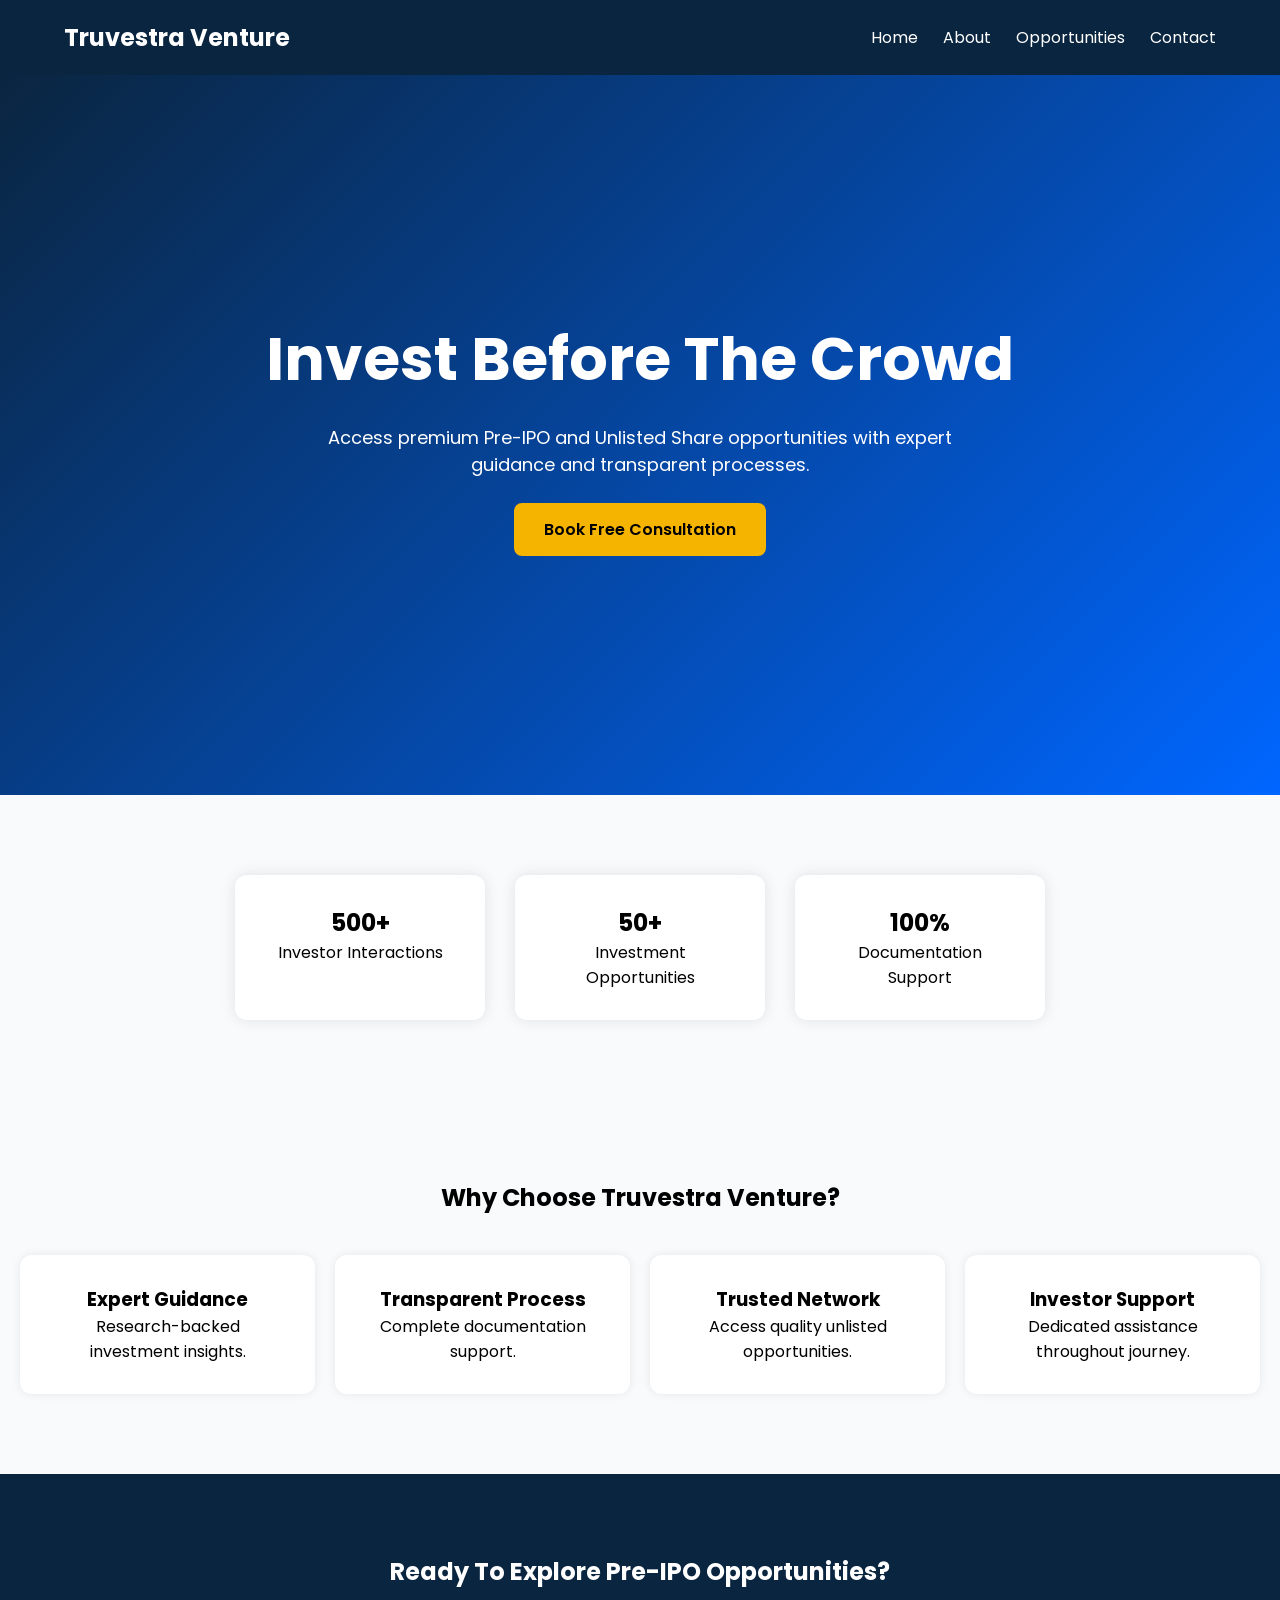
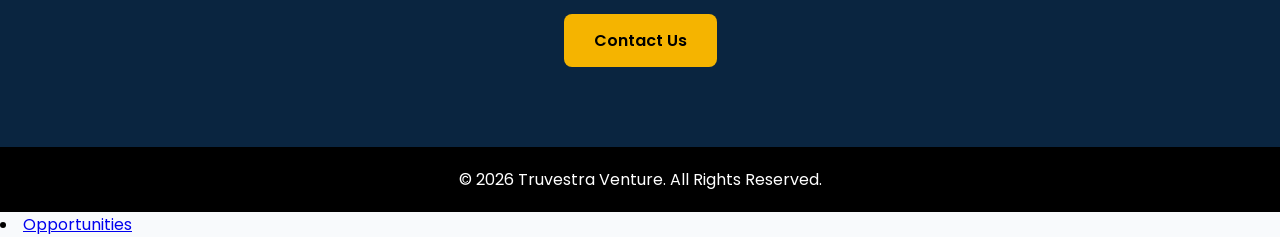
<file: index.html>
<!DOCTYPE html>
<html lang="en">
<head>
<meta charset="UTF-8">
<meta name="viewport" content="width=device-width, initial-scale=1.0">

<title>Truvestra Venture | Pre IPO & Unlisted Shares</title>

<link rel="stylesheet" href="css/style.css">

<link href="https://fonts.googleapis.com/css2?family=Poppins:wght@300;400;500;600;700&display=swap" rel="stylesheet">

</head>

<body>

<header>
    <div class="container">
        <div class="logo">
            Truvestra Venture
        </div>

        <nav>
            <ul>
                <li><a href="index.html">Home</a></li>
                <li><a href="about.html">About</a></li>
                <li><a href="products.html">Opportunities</a></li>
                <li><a href="contact.html">Contact</a></li>
            </ul>
        </nav>
    </div>
</header>

<section class="hero">

    <div class="hero-content">

        <h1>
            Invest Before The Crowd
        </h1>

        <p>
            Access premium Pre-IPO and Unlisted Share opportunities with expert guidance and transparent processes.
        </p>

        <a href="contact.html" class="btn">
            Book Free Consultation
        </a>

    </div>

</section>

<section class="stats">

    <div class="stat-box">
        <h2>500+</h2>
        <p>Investor Interactions</p>
    </div>

    <div class="stat-box">
        <h2>50+</h2>
        <p>Investment Opportunities</p>
    </div>

    <div class="stat-box">
        <h2>100%</h2>
        <p>Documentation Support</p>
    </div>

</section>

<section class="why-us">

<h2>Why Choose Truvestra Venture?</h2>

<div class="cards">

<div class="card">
<h3>Expert Guidance</h3>
<p>Research-backed investment insights.</p>
</div>

<div class="card">
<h3>Transparent Process</h3>
<p>Complete documentation support.</p>
</div>

<div class="card">
<h3>Trusted Network</h3>
<p>Access quality unlisted opportunities.</p>
</div>

<div class="card">
<h3>Investor Support</h3>
<p>Dedicated assistance throughout journey.</p>
</div>

</div>

</section>

<section class="cta">

<h2>Ready To Explore Pre-IPO Opportunities?</h2>

<a href="contact.html" class="btn">
Contact Us
</a>

</section>

<footer>

<p>
© 2026 Truvestra Venture. All Rights Reserved.
</p>

</footer>

</body>
</html>
<li><a href="products.html">Opportunities</a></li>
</file>
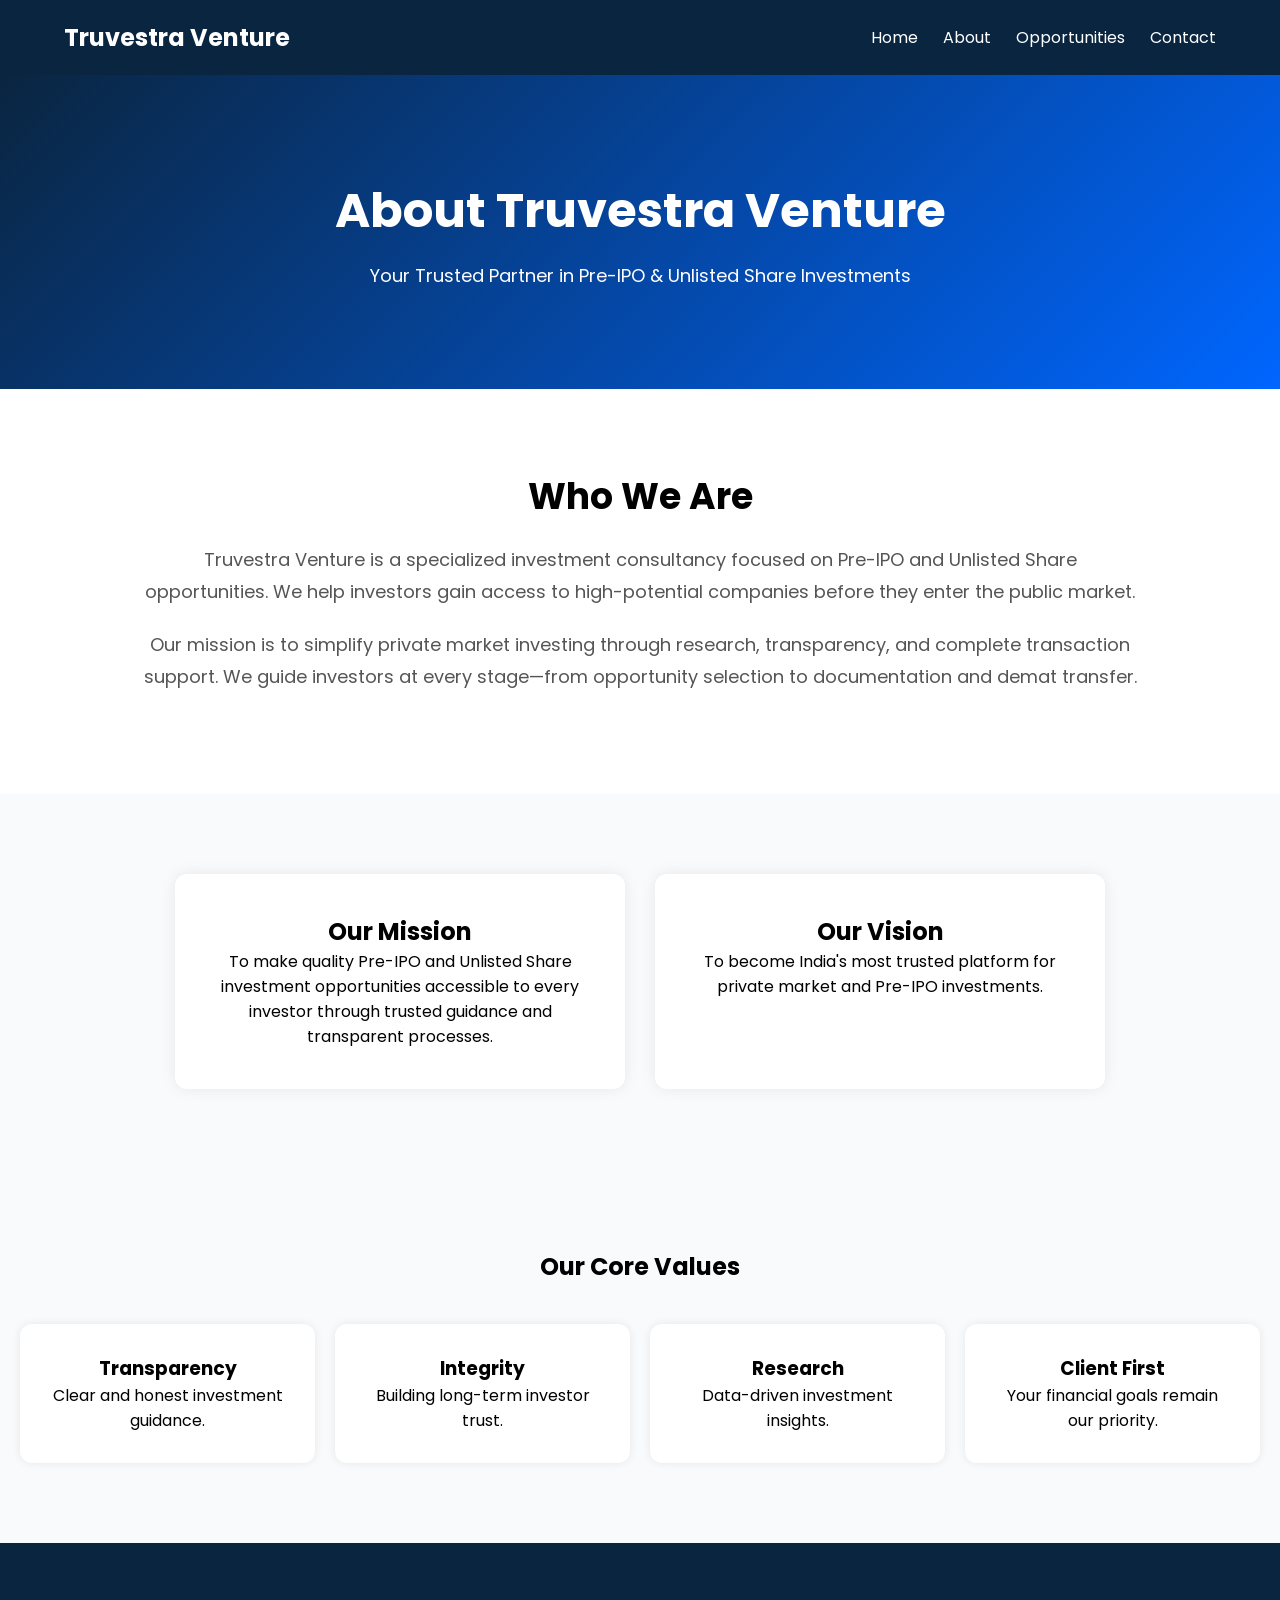
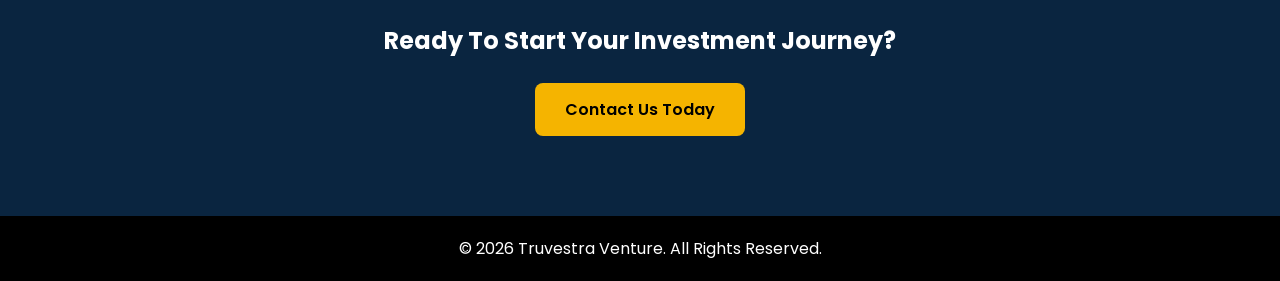
<file: about.html>
<!DOCTYPE html>
<html lang="en">
<head>
<meta charset="UTF-8">
<meta name="viewport" content="width=device-width, initial-scale=1.0">

<title>About Us | Truvestra Venture</title>

<link rel="stylesheet" href="css/style.css">

<link href="https://fonts.googleapis.com/css2?family=Poppins:wght@300;400;500;600;700&display=swap" rel="stylesheet">
</head>

<body>

<header>
    <div class="container">
        <div class="logo">
            Truvestra Venture
        </div>

        <nav>
            <ul>
                <li><a href="index.html">Home</a></li>
                <li><a href="about.html">About</a></li>
                <li><a href="products.html">Opportunities</a></li>
                <li><a href="contact.html">Contact</a></li>
            </ul>
        </nav>
    </div>
</header>

<section class="page-banner">
    <h1>About Truvestra Venture</h1>
    <p>Your Trusted Partner in Pre-IPO & Unlisted Share Investments</p>
</section>

<section class="about-section">

    <div class="container-about">

        <h2>Who We Are</h2>

        <p>
            Truvestra Venture is a specialized investment consultancy focused on
            Pre-IPO and Unlisted Share opportunities. We help investors gain
            access to high-potential companies before they enter the public market.
        </p>

        <p>
            Our mission is to simplify private market investing through research,
            transparency, and complete transaction support. We guide investors
            at every stage—from opportunity selection to documentation and
            demat transfer.
        </p>

    </div>

</section>

<section class="mission-vision">

    <div class="mv-card">
        <h2>Our Mission</h2>

        <p>
            To make quality Pre-IPO and Unlisted Share investment opportunities
            accessible to every investor through trusted guidance and transparent processes.
        </p>
    </div>

    <div class="mv-card">
        <h2>Our Vision</h2>

        <p>
            To become India's most trusted platform for private market and
            Pre-IPO investments.
        </p>
    </div>

</section>

<section class="core-values">

    <h2>Our Core Values</h2>

    <div class="value-grid">

        <div class="value-card">
            <h3>Transparency</h3>
            <p>Clear and honest investment guidance.</p>
        </div>

        <div class="value-card">
            <h3>Integrity</h3>
            <p>Building long-term investor trust.</p>
        </div>

        <div class="value-card">
            <h3>Research</h3>
            <p>Data-driven investment insights.</p>
        </div>

        <div class="value-card">
            <h3>Client First</h3>
            <p>Your financial goals remain our priority.</p>
        </div>

    </div>

</section>

<section class="cta">

    <h2>Ready To Start Your Investment Journey?</h2>

    <a href="contact.html" class="btn">
        Contact Us Today
    </a>

</section>

<footer>
    <p>© 2026 Truvestra Venture. All Rights Reserved.</p>
</footer>

</body>
</html>
</file>
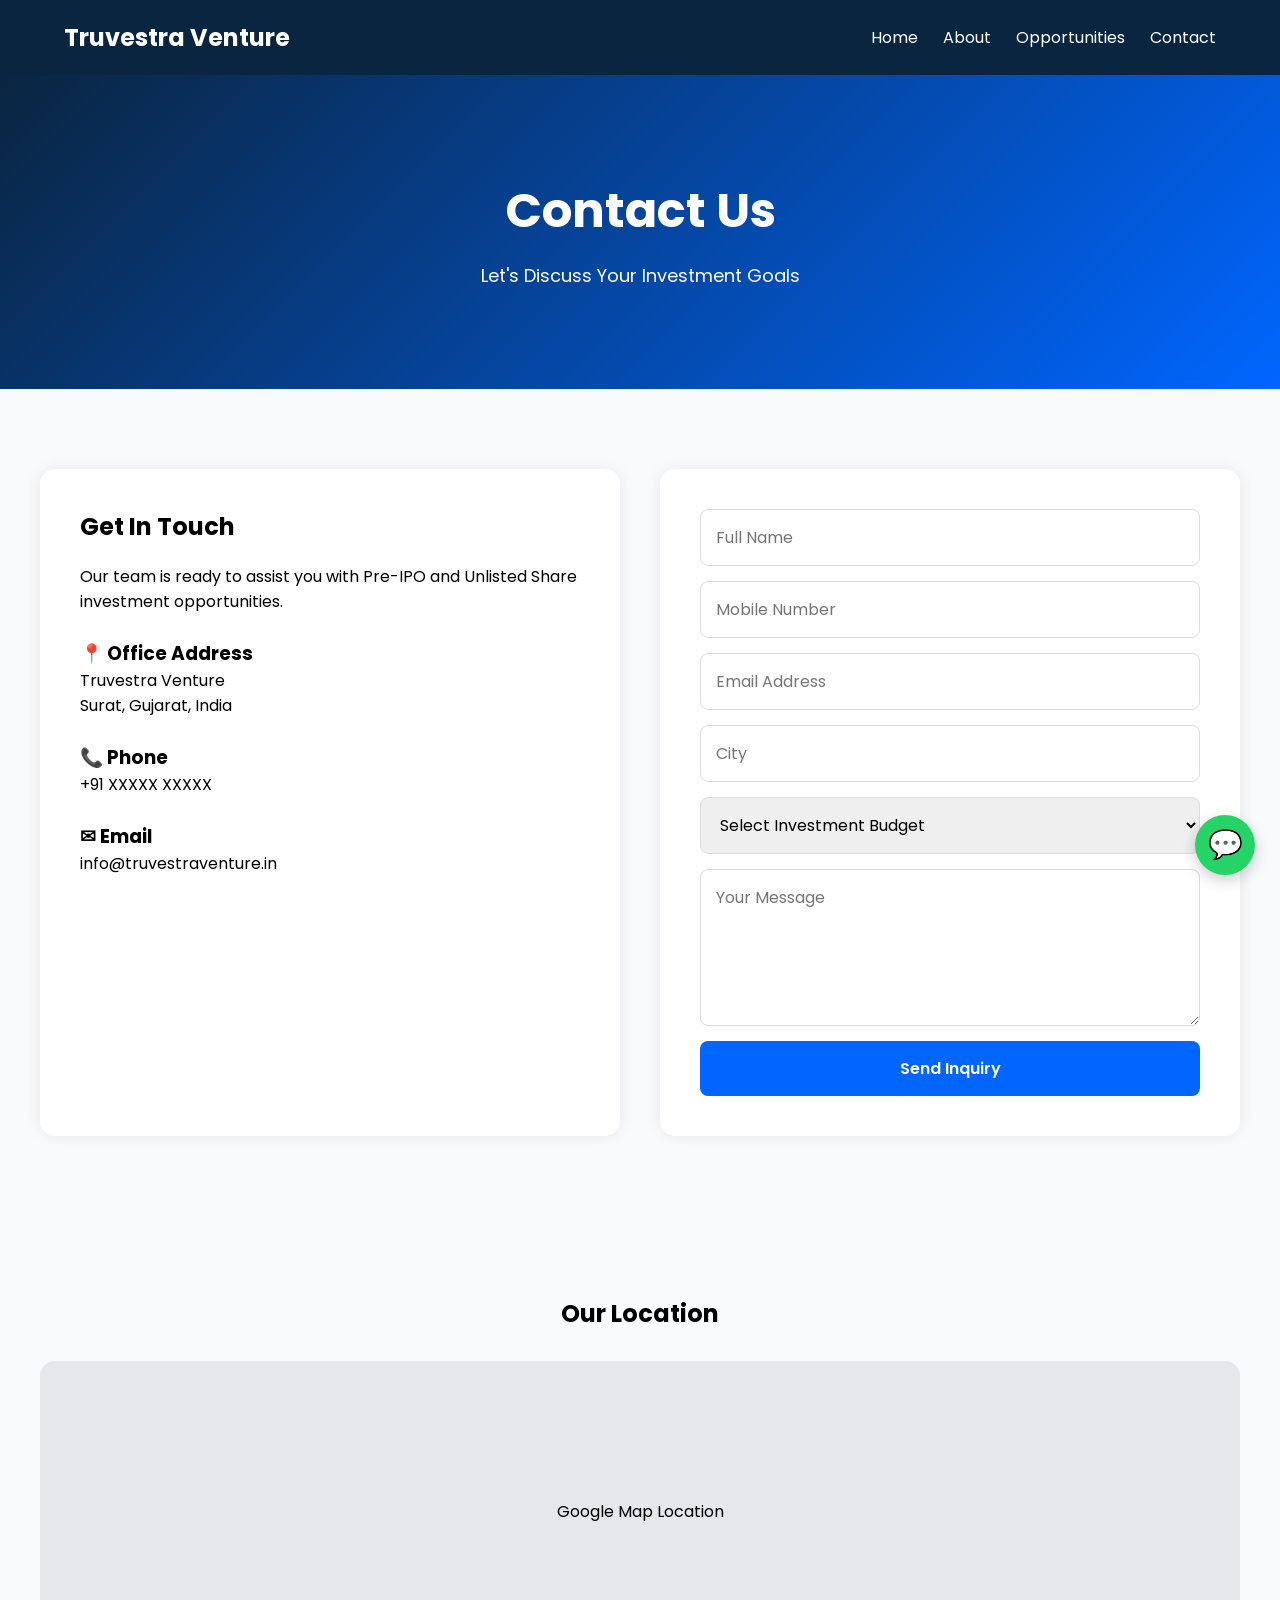
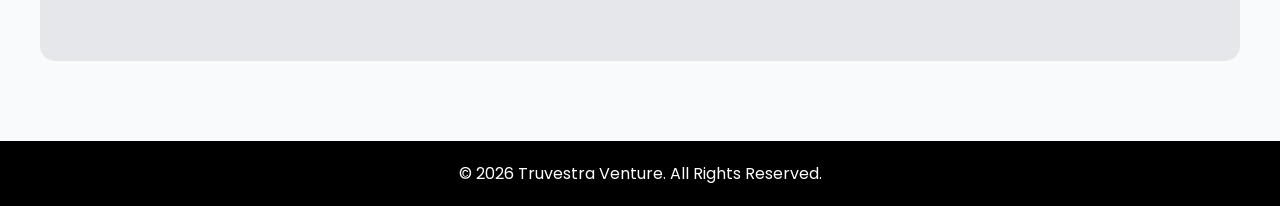
<file: contact.html>
<!DOCTYPE html>
<html lang="en">
<head>
<meta charset="UTF-8">
<meta name="viewport" content="width=device-width, initial-scale=1.0">

<title>Contact Us | Truvestra Venture</title>

<link rel="stylesheet" href="css/style.css">

<link href="https://fonts.googleapis.com/css2?family=Poppins:wght@300;400;500;600;700&display=swap" rel="stylesheet">
</head>

<body>

<header>
<div class="container">

<div class="logo">
Truvestra Venture
</div>

<nav>
<ul>
<li><a href="index.html">Home</a></li>
<li><a href="about.html">About</a></li>
<li><a href="products.html">Opportunities</a></li>
<li><a href="contact.html">Contact</a></li>
</ul>
</nav>

</div>
</header>

<section class="page-banner">
<h1>Contact Us</h1>
<p>Let's Discuss Your Investment Goals</p>
</section>

<section class="contact-section">

<div class="contact-container">

<div class="contact-info">

<h2>Get In Touch</h2>

<p>
Our team is ready to assist you with Pre-IPO and Unlisted Share investment opportunities.
</p>

<div class="info-box">
<h3>📍 Office Address</h3>
<p>
Truvestra Venture<br>
Surat, Gujarat, India
</p>
</div>

<div class="info-box">
<h3>📞 Phone</h3>
<p>+91 XXXXX XXXXX</p>
</div>

<div class="info-box">
<h3>✉ Email</h3>
<p>info@truvestraventure.in</p>
</div>

</div>

<div class="contact-form">

<form>

<input type="text" placeholder="Full Name" required>

<input type="tel" placeholder="Mobile Number" required>

<input type="email" placeholder="Email Address" required>

<input type="text" placeholder="City">

<select>
<option>Select Investment Budget</option>
<option>₹50,000 - ₹1 Lakh</option>
<option>₹1 Lakh - ₹5 Lakh</option>
<option>₹5 Lakh - ₹10 Lakh</option>
<option>₹10 Lakh+</option>
</select>

<textarea rows="5" placeholder="Your Message"></textarea>

<button type="submit">
Send Inquiry
</button>

</form>

</div>

</div>

</section>

<section class="map-section">

<h2>Our Location</h2>

<div class="map-placeholder">
Google Map Location
</div>

</section>

<footer>
<p>© 2026 Truvestra Venture. All Rights Reserved.</p>
</footer>

<a href="https://wa.me/919999999999" class="whatsapp-btn" target="_blank">
💬
</a>

</body>
</html>
</file>
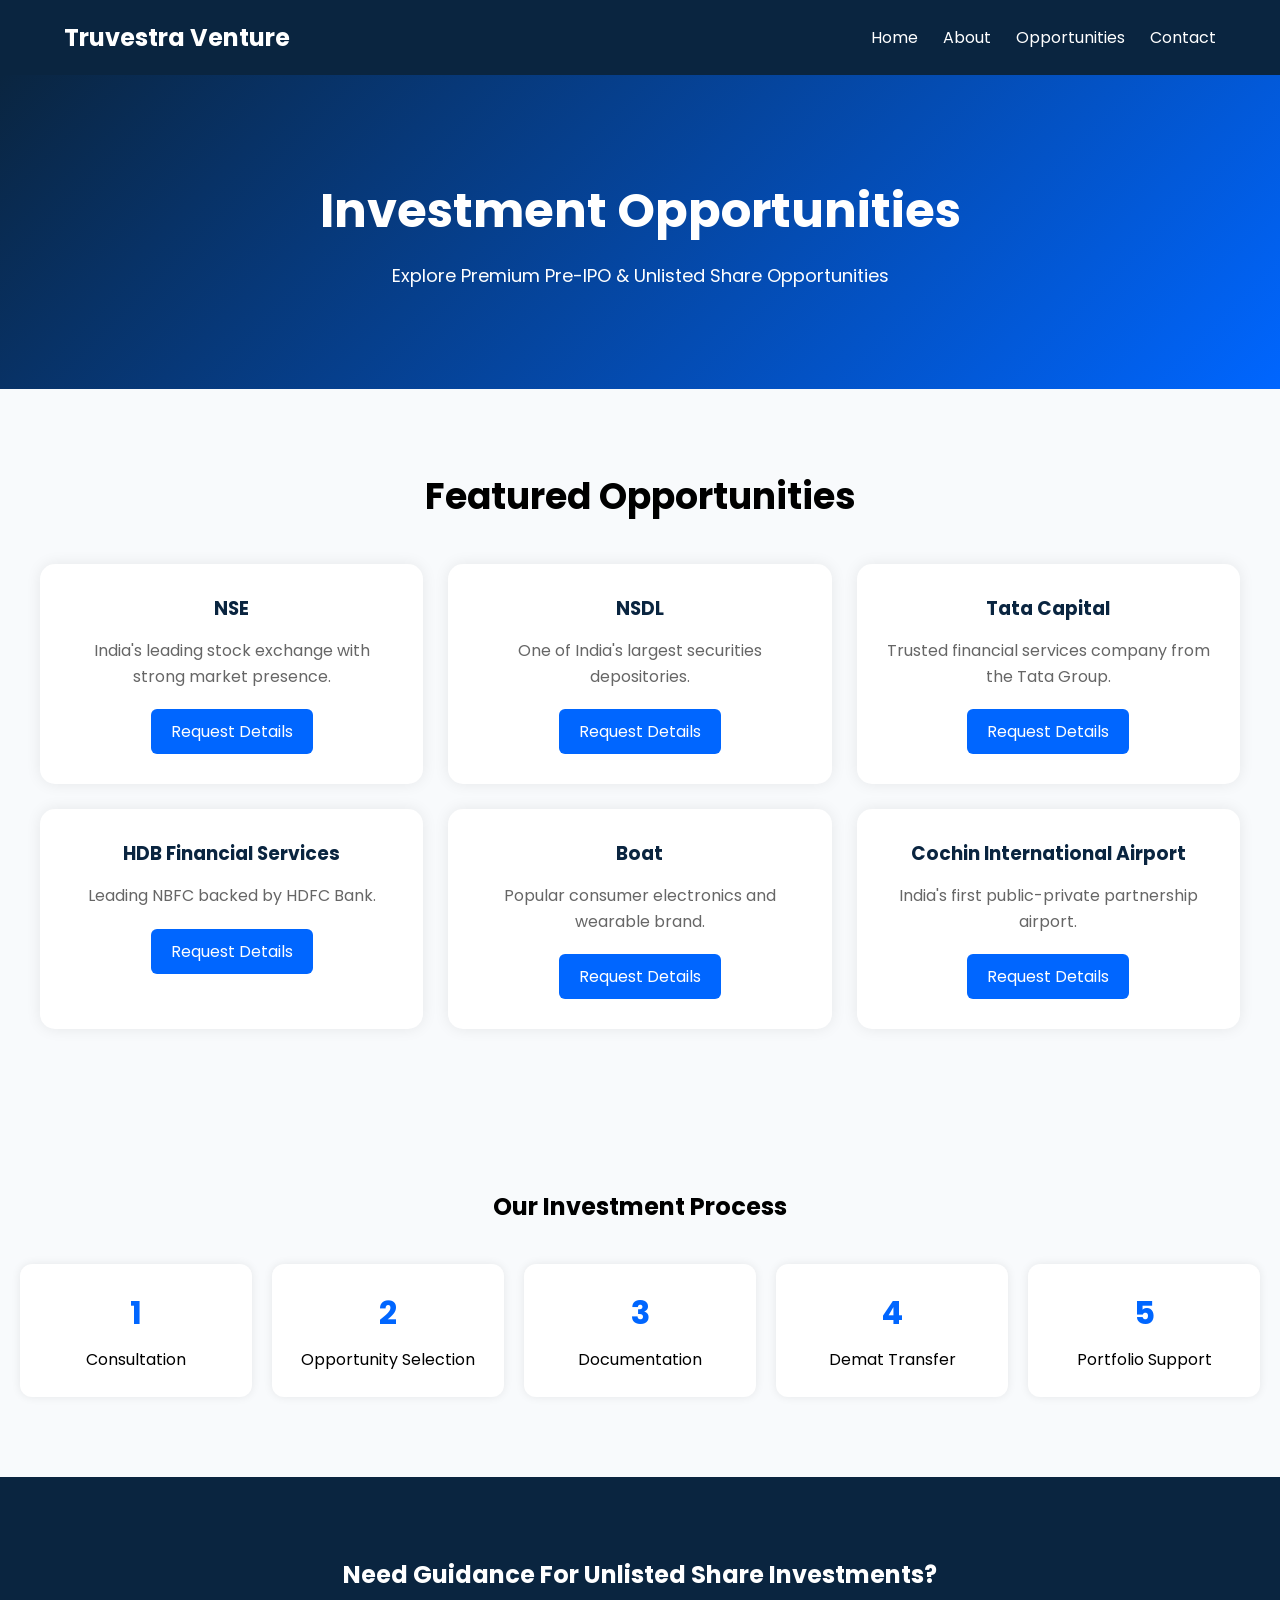
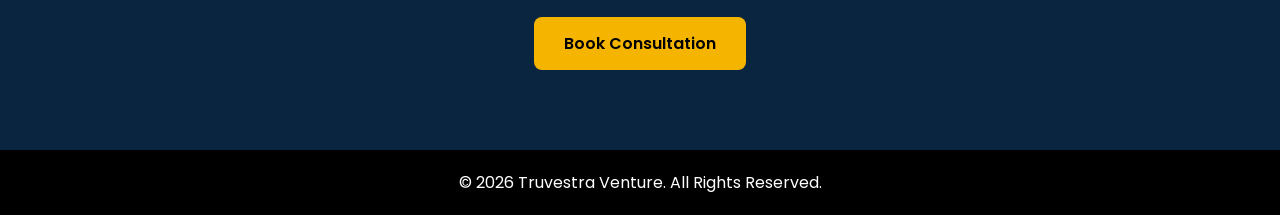
<file: products.html>
<!DOCTYPE html>
<html lang="en">
<head>
<meta charset="UTF-8">
<meta name="viewport" content="width=device-width, initial-scale=1.0">

<title>Investment Opportunities | Truvestra Venture</title>

<link rel="stylesheet" href="css/style.css">

<link href="https://fonts.googleapis.com/css2?family=Poppins:wght@300;400;500;600;700&display=swap" rel="stylesheet">

</head>

<body>

<header>
    <div class="container">
        <div class="logo">
            Truvestra Venture
        </div>

        <nav>
            <ul>
                <li><a href="index.html">Home</a></li>
                <li><a href="about.html">About</a></li>
                <li><a href="products.html">Opportunities</a></li>
                <li><a href="contact.html">Contact</a></li>
            </ul>
        </nav>
    </div>
</header>

<section class="page-banner">
    <h1>Investment Opportunities</h1>
    <p>Explore Premium Pre-IPO & Unlisted Share Opportunities</p>
</section>

<section class="opportunities">

<h2>Featured Opportunities</h2>

<div class="opportunity-grid">

<div class="opportunity-card">
<h3>NSE</h3>
<p>India's leading stock exchange with strong market presence.</p>
<a href="contact.html" class="btn-small">Request Details</a>
</div>

<div class="opportunity-card">
<h3>NSDL</h3>
<p>One of India's largest securities depositories.</p>
<a href="contact.html" class="btn-small">Request Details</a>
</div>

<div class="opportunity-card">
<h3>Tata Capital</h3>
<p>Trusted financial services company from the Tata Group.</p>
<a href="contact.html" class="btn-small">Request Details</a>
</div>

<div class="opportunity-card">
<h3>HDB Financial Services</h3>
<p>Leading NBFC backed by HDFC Bank.</p>
<a href="contact.html" class="btn-small">Request Details</a>
</div>

<div class="opportunity-card">
<h3>Boat</h3>
<p>Popular consumer electronics and wearable brand.</p>
<a href="contact.html" class="btn-small">Request Details</a>
</div>

<div class="opportunity-card">
<h3>Cochin International Airport</h3>
<p>India's first public-private partnership airport.</p>
<a href="contact.html" class="btn-small">Request Details</a>
</div>

</div>

</section>

<section class="investment-process">

<h2>Our Investment Process</h2>

<div class="process-grid">

<div class="process-card">
<h3>1</h3>
<p>Consultation</p>
</div>

<div class="process-card">
<h3>2</h3>
<p>Opportunity Selection</p>
</div>

<div class="process-card">
<h3>3</h3>
<p>Documentation</p>
</div>

<div class="process-card">
<h3>4</h3>
<p>Demat Transfer</p>
</div>

<div class="process-card">
<h3>5</h3>
<p>Portfolio Support</p>
</div>

</div>

</section>

<section class="cta">

<h2>Need Guidance For Unlisted Share Investments?</h2>

<a href="contact.html" class="btn">
Book Consultation
</a>

</section>

<footer>
<p>© 2026 Truvestra Venture. All Rights Reserved.</p>
</footer>

</body>
</html>
</file>
<file: css/style.css>
*{
margin:0;
padding:0;
box-sizing:border-box;
font-family:'Poppins',sans-serif;
}

body{
background:#f8fafc;
}

header{
background:#0A2540;
padding:20px 0;
}

.container{
width:90%;
margin:auto;
display:flex;
justify-content:space-between;
align-items:center;
}

.logo{
color:white;
font-size:24px;
font-weight:700;
}

nav ul{
display:flex;
list-style:none;
gap:25px;
}

nav a{
color:white;
text-decoration:none;
}

.hero{
height:80vh;
display:flex;
justify-content:center;
align-items:center;
text-align:center;
background:linear-gradient(
135deg,
#0A2540,
#0066ff
);
color:white;
padding:20px;
}

.hero h1{
font-size:60px;
margin-bottom:20px;
}

.hero p{
max-width:700px;
margin:auto;
font-size:18px;
}

.btn{
display:inline-block;
margin-top:25px;
padding:14px 30px;
background:#F5B400;
color:black;
text-decoration:none;
border-radius:8px;
font-weight:600;
}

.stats{
display:flex;
justify-content:center;
gap:30px;
padding:80px 20px;
}

.stat-box{
background:white;
padding:30px;
border-radius:12px;
box-shadow:0 0 15px rgba(0,0,0,.1);
text-align:center;
width:250px;
}

.why-us{
padding:80px 20px;
text-align:center;
}

.cards{
display:grid;
grid-template-columns:repeat(4,1fr);
gap:20px;
margin-top:40px;
}

.card{
background:white;
padding:30px;
border-radius:12px;
box-shadow:0 0 10px rgba(0,0,0,.08);
}

.cta{
background:#0A2540;
color:white;
padding:80px 20px;
text-align:center;
}

footer{
background:black;
color:white;
padding:20px;
text-align:center;
}
.page-banner{
background:linear-gradient(135deg,#0A2540,#0066FF);
color:white;
text-align:center;
padding:100px 20px;
}

.page-banner h1{
font-size:48px;
margin-bottom:15px;
}

.page-banner p{
font-size:18px;
}

.about-section{
padding:80px 20px;
background:#ffffff;
}

.container-about{
max-width:1000px;
margin:auto;
text-align:center;
}

.container-about h2{
margin-bottom:20px;
font-size:36px;
}

.container-about p{
font-size:18px;
line-height:1.8;
margin-bottom:20px;
color:#555;
}

.mission-vision{
display:flex;
gap:30px;
padding:80px 20px;
justify-content:center;
background:#f8fafc;
}

.mv-card{
background:white;
padding:40px;
border-radius:12px;
box-shadow:0 0 15px rgba(0,0,0,.08);
width:450px;
text-align:center;
}

.core-values{
padding:80px 20px;
text-align:center;
}

.value-grid{
display:grid;
grid-template-columns:repeat(4,1fr);
gap:20px;
margin-top:40px;
}

.value-card{
background:white;
padding:30px;
border-radius:12px;
box-shadow:0 0 10px rgba(0,0,0,.08);
}
@media(max-width:768px){

.hero h1{
font-size:36px;
}

.stats{
flex-direction:column;
align-items:center;
}

.cards{
grid-template-columns:1fr;
}

.value-grid{
grid-template-columns:1fr;
}

.mission-vision{
flex-direction:column;
align-items:center;
}

.mv-card{
width:100%;
}

.container{
flex-direction:column;
gap:15px;
}

nav ul{
flex-wrap:wrap;
justify-content:center;
}
}
.opportunities{
padding:80px 20px;
text-align:center;
background:#f8fafc;
}

.opportunities h2{
margin-bottom:40px;
font-size:36px;
}

.opportunity-grid{
display:grid;
grid-template-columns:repeat(3,1fr);
gap:25px;
max-width:1200px;
margin:auto;
}

.opportunity-card{
background:white;
padding:30px;
border-radius:15px;
box-shadow:0 0 15px rgba(0,0,0,.08);
}

.opportunity-card h3{
margin-bottom:15px;
color:#0A2540;
}

.opportunity-card p{
margin-bottom:20px;
color:#666;
line-height:1.6;
}

.btn-small{
display:inline-block;
padding:10px 20px;
background:#0066FF;
color:white;
text-decoration:none;
border-radius:6px;
}

.investment-process{
padding:80px 20px;
text-align:center;
}

.process-grid{
display:grid;
grid-template-columns:repeat(5,1fr);
gap:20px;
margin-top:40px;
}

.process-card{
background:white;
padding:25px;
border-radius:12px;
box-shadow:0 0 10px rgba(0,0,0,.08);
}

.process-card h3{
font-size:32px;
color:#0066FF;
margin-bottom:10px;
}
@media(max-width:768px){

.opportunity-grid{
grid-template-columns:1fr;
}

.process-grid{
grid-template-columns:1fr;
}

}
.contact-section{
padding:80px 20px;
background:#f8fafc;
}

.contact-container{
max-width:1200px;
margin:auto;
display:grid;
grid-template-columns:1fr 1fr;
gap:40px;
}

.contact-info{
background:white;
padding:40px;
border-radius:15px;
box-shadow:0 0 15px rgba(0,0,0,.08);
}

.contact-info h2{
margin-bottom:20px;
}

.info-box{
margin-top:25px;
}

.contact-form{
background:white;
padding:40px;
border-radius:15px;
box-shadow:0 0 15px rgba(0,0,0,.08);
}

.contact-form form{
display:flex;
flex-direction:column;
gap:15px;
}

.contact-form input,
.contact-form select,
.contact-form textarea{
padding:15px;
border:1px solid #ddd;
border-radius:8px;
font-size:16px;
}

.contact-form button{
background:#0066FF;
color:white;
border:none;
padding:15px;
border-radius:8px;
cursor:pointer;
font-size:16px;
font-weight:600;
}

.map-section{
padding:80px 20px;
text-align:center;
}

.map-placeholder{
height:300px;
background:#e5e7eb;
display:flex;
align-items:center;
justify-content:center;
border-radius:15px;
max-width:1200px;
margin:auto;
margin-top:30px;
}

.whatsapp-btn{
position:fixed;
bottom:25px;
right:25px;
width:60px;
height:60px;
background:#25D366;
color:white;
display:flex;
justify-content:center;
align-items:center;
font-size:28px;
border-radius:50%;
text-decoration:none;
box-shadow:0 5px 15px rgba(0,0,0,.2);
z-index:999;
}
@media(max-width:768px){

.contact-container{
grid-template-columns:1fr;
}

}
</file>
